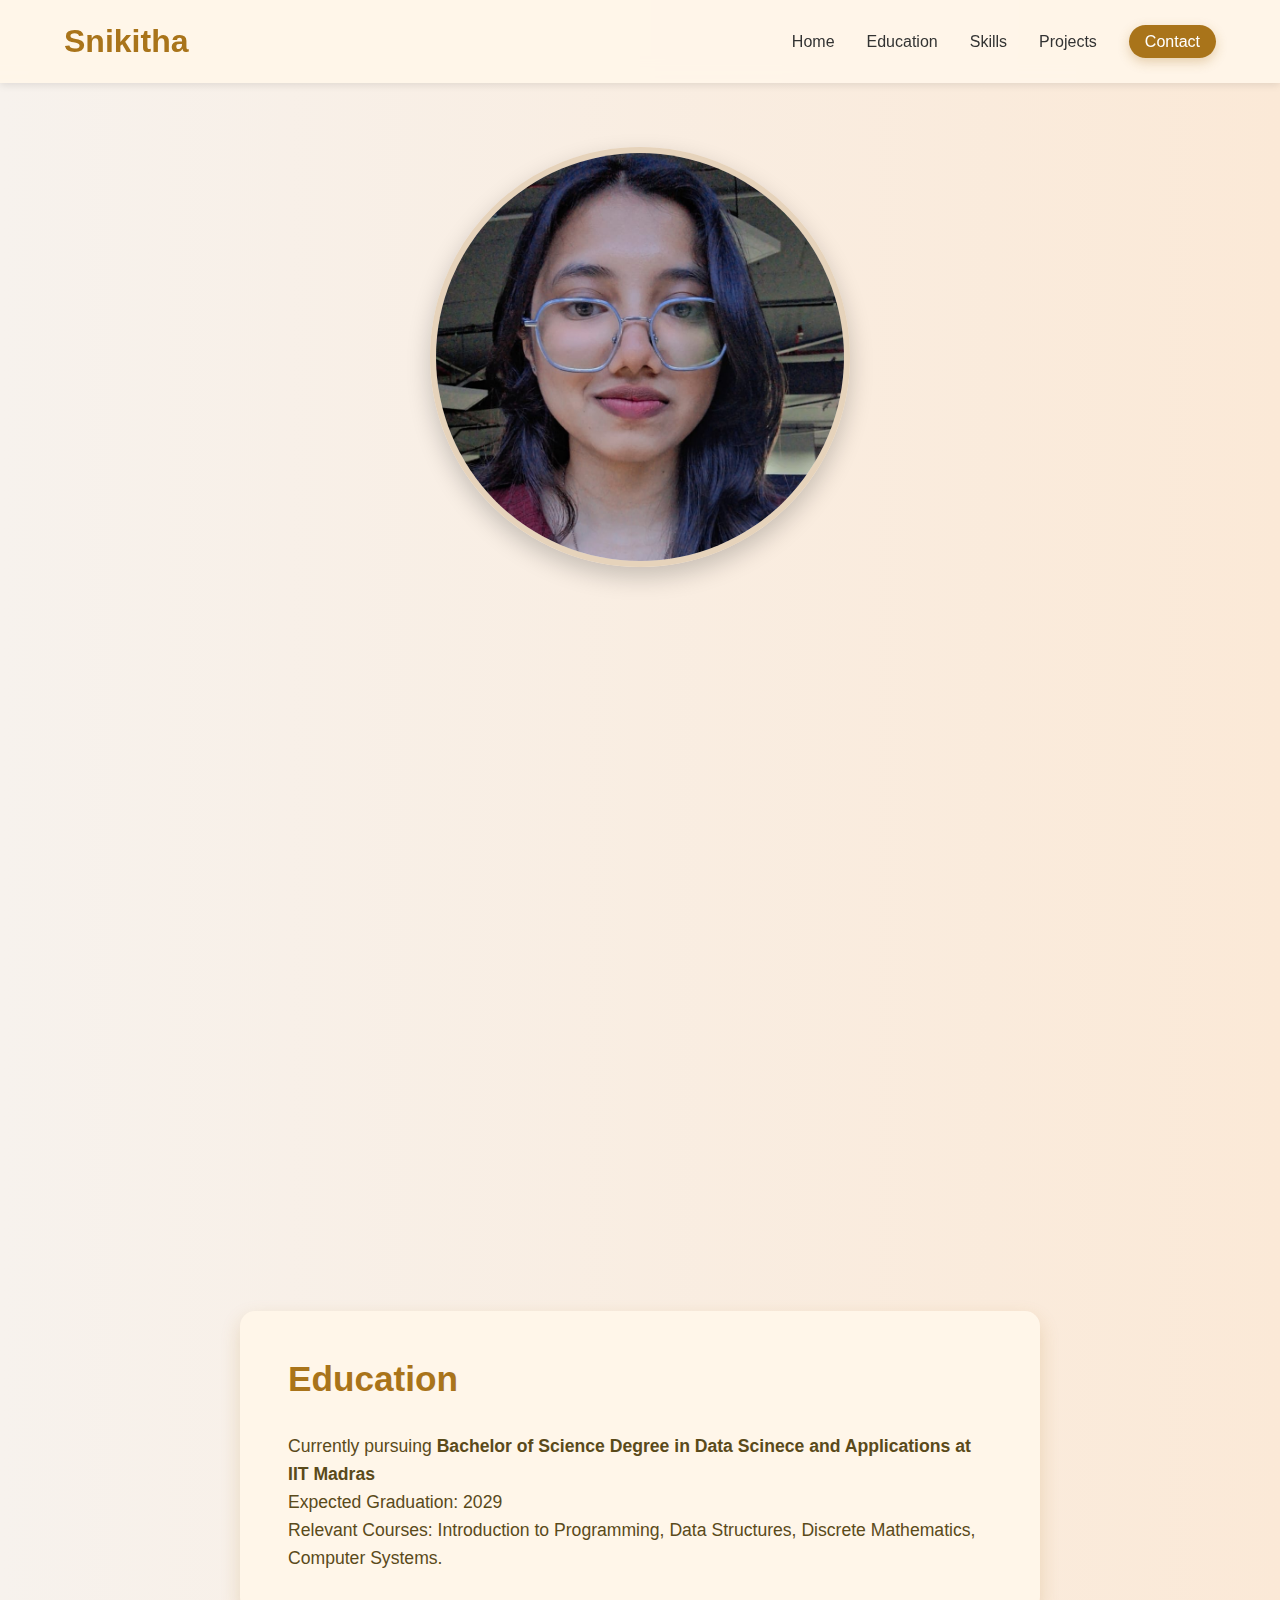
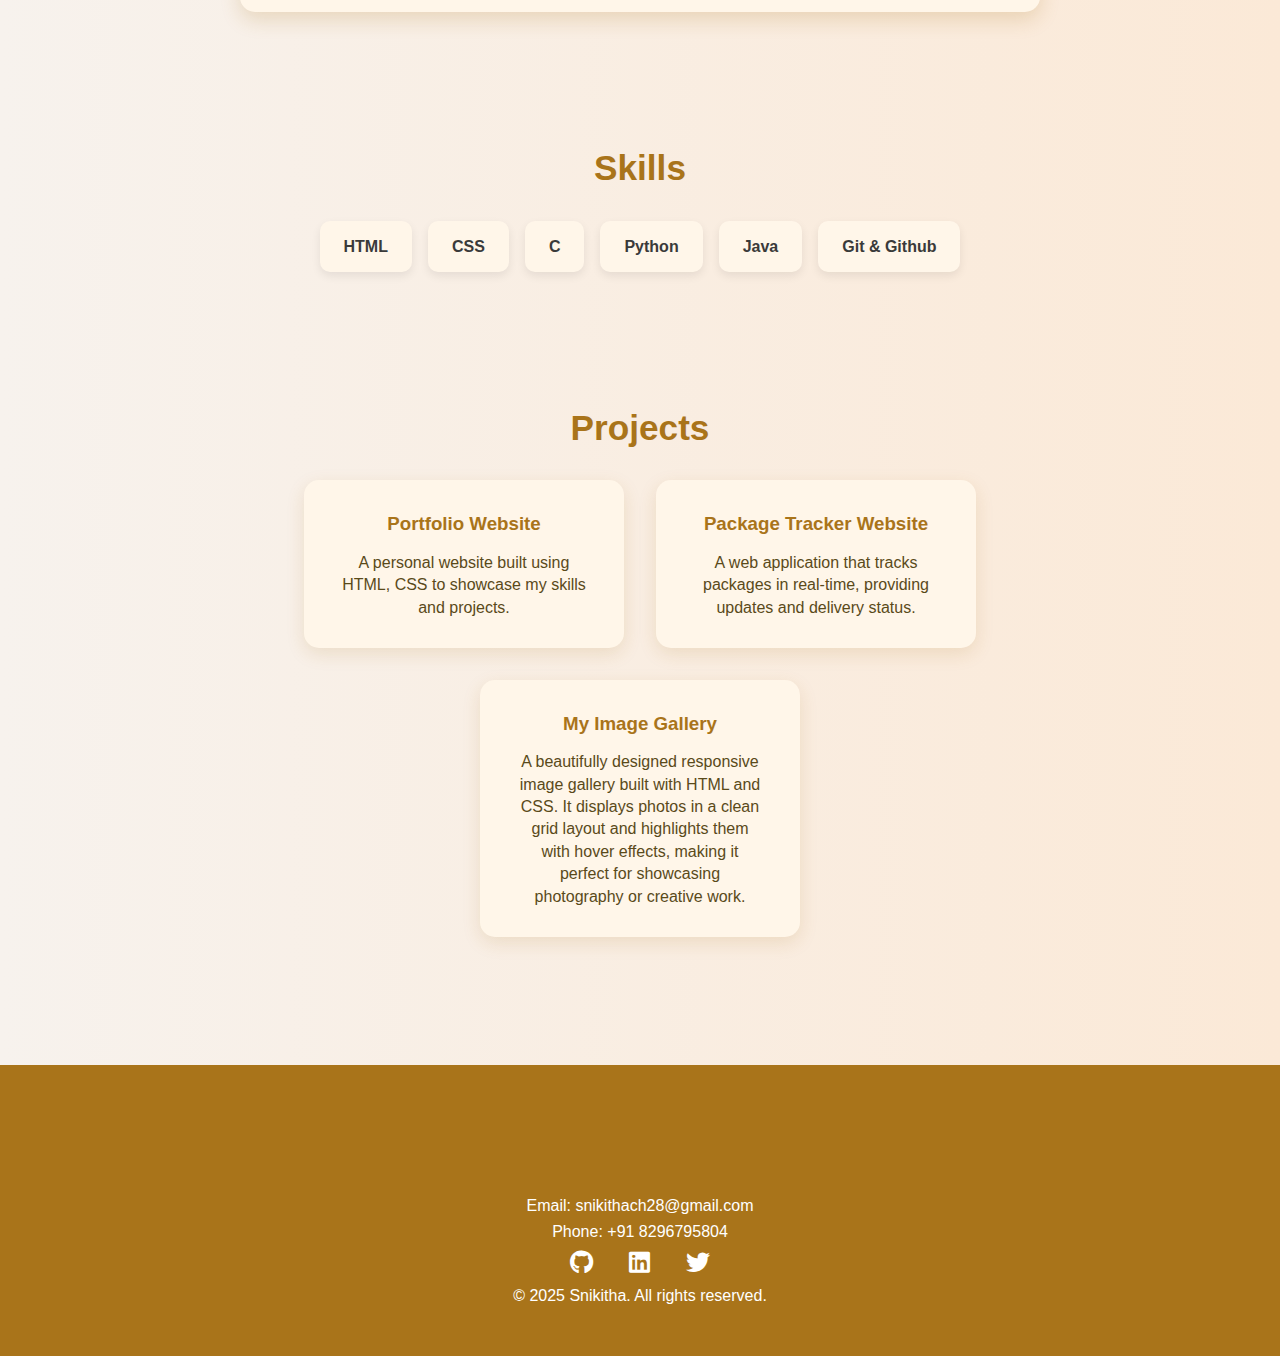
<file: index.html>
<!DOCTYPE html>
<html lang="en">

<head>
    <meta charset="UTF-8" />
    <meta name="viewport" content="width=device-width, initial-scale=1.0" />
    <title>Snikitha Portfolio</title>
    <link rel="stylesheet" href="styles.css" />
    <link rel="stylesheet" href="https://cdnjs.cloudflare.com/ajax/libs/font-awesome/6.4.0/css/all.min.css" />
    <style>
        html {
            scroll-behavior: smooth;
        }
    </style>
</head>

<body>
    <!-- Navigation -->
    <nav class="navbar">
        <div class="logo">Snikitha</div>

        <ul class="nav-links">
            <li><a href="#home">Home</a></li>
            <li><a href="#education">Education</a></li>
            <li><a href="#skills">Skills</a></li>
            <li><a href="#projects">Projects</a></li>
            <li><a href="#contact" class="btn">Contact</a></li>
        </ul>
    </nav>


    <!-- Main Section -->
    <section class="hero" id="home">
        <div class="hero-image">
            <img src="profile.jpeg" alt="Profile Photo" />
        </div>
        <div class="hero-content">
            <h1>
                Hey I'm <span class="highlight">Snikitha</span>
            </h1>
            <h2>
                I'm a <span class="highlight">Developer</span>
            </h2>
            <p>
                Passionate about learning software development, solving problems, and building cool projects.
            </p>
            <div class="social-icons">
                <a href="https://github.com/chsnikitha08" target="_blank"><i class="fab fa-github"></i></a>
                <a href="https://www.instagram.com/chs._08" target="_blank"><i class="fab fa-instagram"></i></a>
                <a href="https://www.linkedin.com/in/Snikitha-chittineni-6a36a2364/" target="_blank"><i
                        class="fab fa-linkedin"></i></a>
                <a href="https://twitter.com/@Snikitha19" target="_blank"><i class="fab fa-twitter"></i></a>
            </div>
            <br>
            <a href="#" class="letsconnect-btn">Let's Connect</a>
        </div>
    </section>

    <!-- Education Section -->
    <section class="education" id="education">
        <h2>Education</h2>
        <p>
            Currently pursuing <strong>Bachelor of Science Degree in Data Scinece and Applications at IIT
                Madras</strong> <br />
            Expected Graduation: 2029<br />
            Relevant Courses: Introduction to Programming, Data Structures, Discrete Mathematics, Computer Systems.
        </p>
    </section>

    <!-- Skills Section -->
    <section class="skills" id="skills">
        <h2>Skills</h2>
        <div class="skill-list">
            <div class="skill">HTML</div>
            <div class="skill">CSS</div>
            <div class="skill">C</div>
            <div class="skill">Python</div>
            <div class="skill">Java</div>
            <div class="skill">Git & Github</div>
        </div>
    </section>

    <!-- Projects Section -->
    <section class="projects" id="projects">
        <h2>Projects</h2>
        <div class="project-list">
            <div class="project">
                <a href="profile.html" target="_blank">
                    <h3>Portfolio Website</h3>
                    <p>
                        A personal website built using HTML, CSS to showcase my skills and projects.
                    </p>
                </a>
            </div>
            <div class="project">
                <a href="pt.html" target="_blank">
                    <h3>Package Tracker Website</h3>
                    <p>
                        A web application that tracks packages in real-time, providing updates and delivery status.
                    </p>
                </a>
            </div>
            <div class="project">
                <a href="gallery.html" target="_blank">
                    <h3>My Image Gallery</h3>
                    <p>
                        A beautifully designed responsive image gallery built with HTML and CSS.
                        It displays photos in a clean grid layout and highlights them with hover effects,
                        making it perfect for showcasing photography or creative work.
                    </p>
                </a>
            </div>
        </div>
    </section>

    <!-- Footer Section -->
    <footer class="footer" id="contact">
        <h2>Contact Me</h2>
        <p>Email: snikithach28@gmail.com</p>
        <p>Phone: +91 8296795804</p>
        <div class="footer-social">
            <a href="https://github.com/chsnikitha08"><i class="fab fa-github"></i></a>
            <a href="https://www.linkedin.com/in/Snikitha-chittineni-6a36a2364/"><i class="fab fa-linkedin"></i></a>
            <a href="https://twitter.com/@Snikitha19"><i class="fab fa-twitter"></i></a>
        </div>
        <p class="copyright">© 2025 Snikitha. All rights reserved.</p>
    </footer>
</body>

</html>
</file>
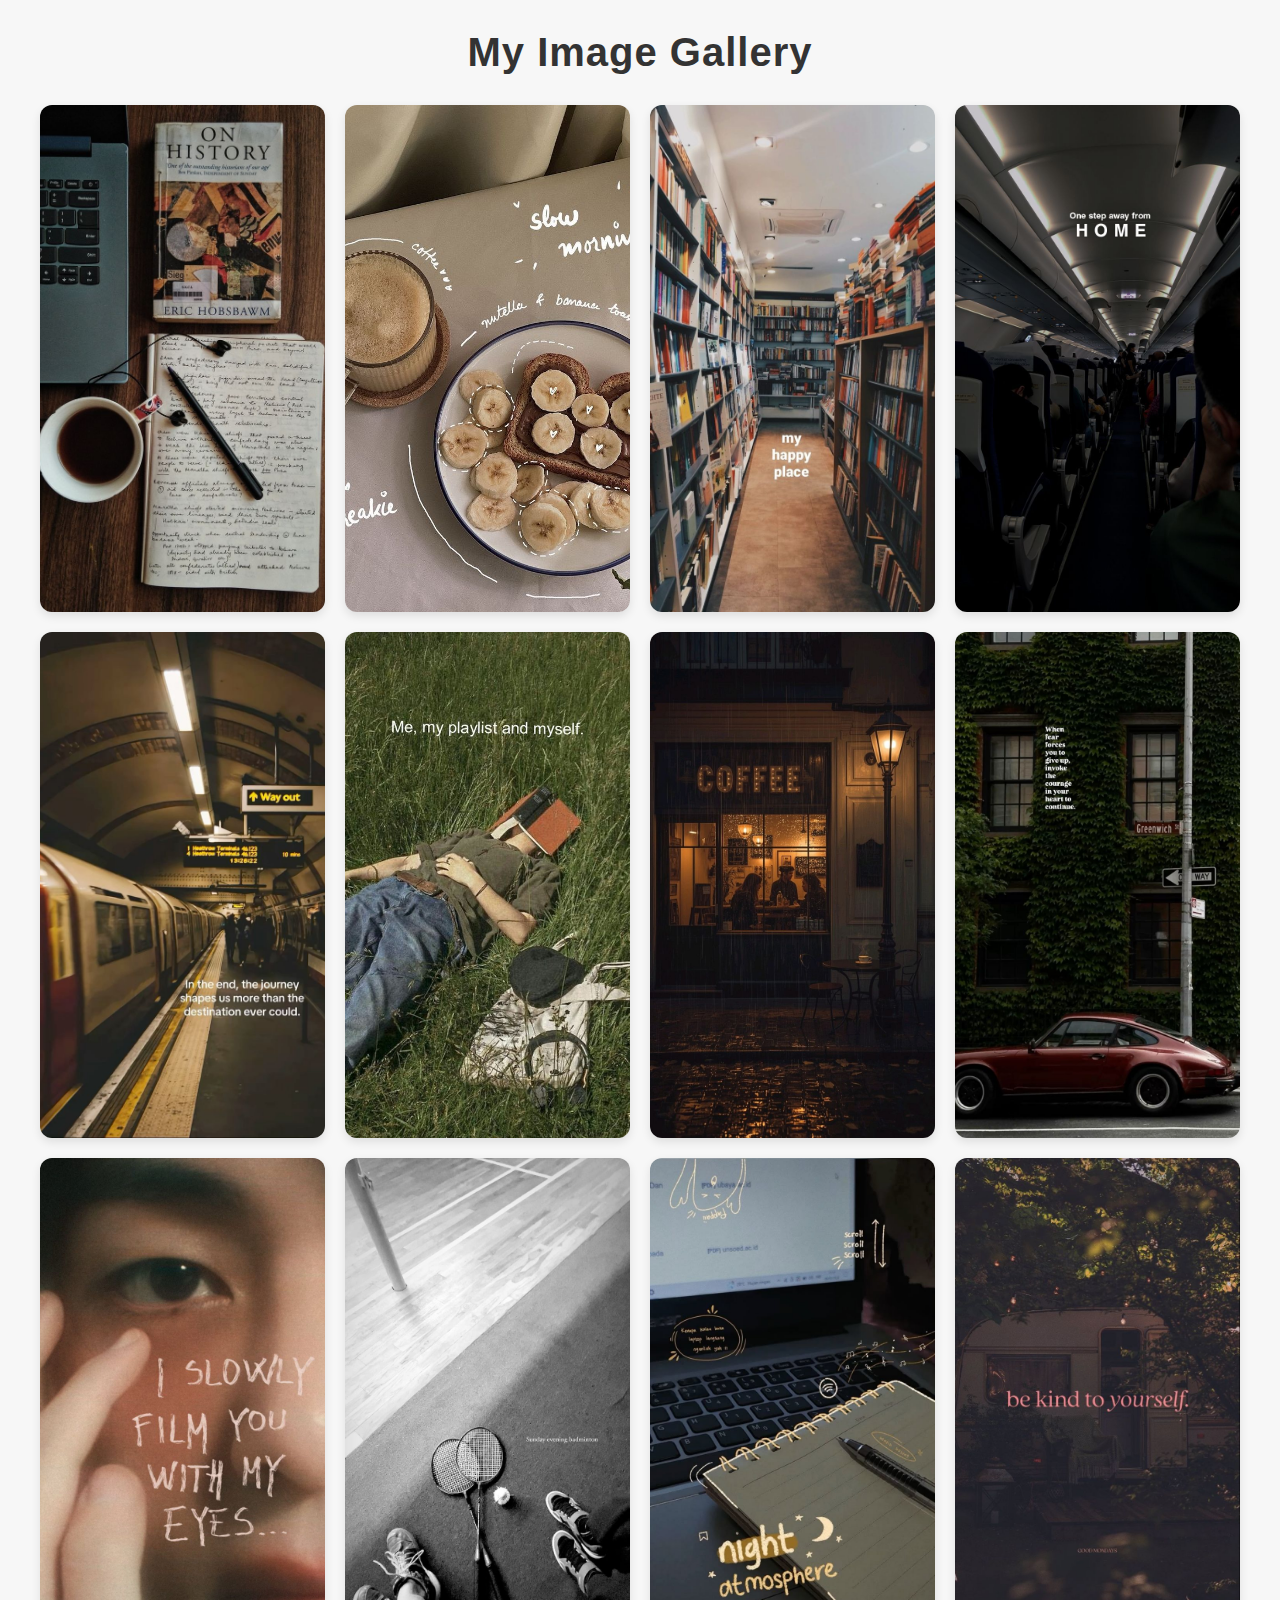
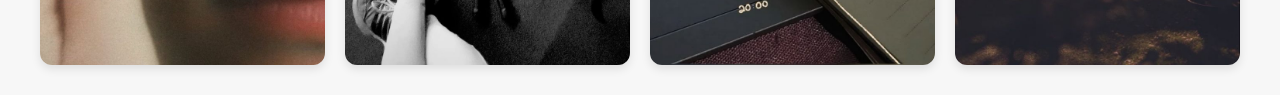
<file: gallery.html>
<!DOCTYPE html>
<html lang="en">
<head>
  <meta charset="UTF-8" />
  <meta name="viewport" content="width=device-width, initial-scale=1.0" />
  <title>Image Gallery</title>
  <link rel="stylesheet" href="gallery.css" />
</head>
<body>
  <h1 class="title">My Image Gallery</h1>

  <div class="gallery">
    <div class="gallery-item">
      <img src="_ (1).jpeg" alt="Gallery Image 1">
    </div>
    <div class="gallery-item">
      <img src="_ (2).jpeg" alt="Gallery Image 2">
    </div>
    <div class="gallery-item">
      <img src="_ (3).jpeg" alt="Gallery Image 3">
    </div>
    <div class="gallery-item">
      <img src="_ (4).jpeg" alt="Gallery Image 4">
    </div>
    <div class="gallery-item">
      <img src="_ (5).jpeg" alt="Gallery Image 5">
    </div>
    <div class="gallery-item">
      <img src="_ (6).jpeg" alt="Gallery Image 6">
    </div>
    <div class="gallery-item">
      <img src="_ (7).jpeg" alt="Gallery Image 6">
    </div>
    <div class="gallery-item">
      <img src="_(8).jpeg" alt="Gallery Image 6">
    </div>
    <div class="gallery-item">
      <img src="_(9).jpeg" alt="Gallery Image 6">
    </div>
    <div class="gallery-item">
      <img src="_(10).jpeg" alt="Gallery Image 6">
    </div>
    <div class="gallery-item">
      <img src="_(11).jpeg" alt="Gallery Image 6">
    </div>
    <div class="gallery-item">
      <img src="_(12).jpeg" alt="Gallery Image 6">
    </div>
  </div>
</body>
</html>
</file>
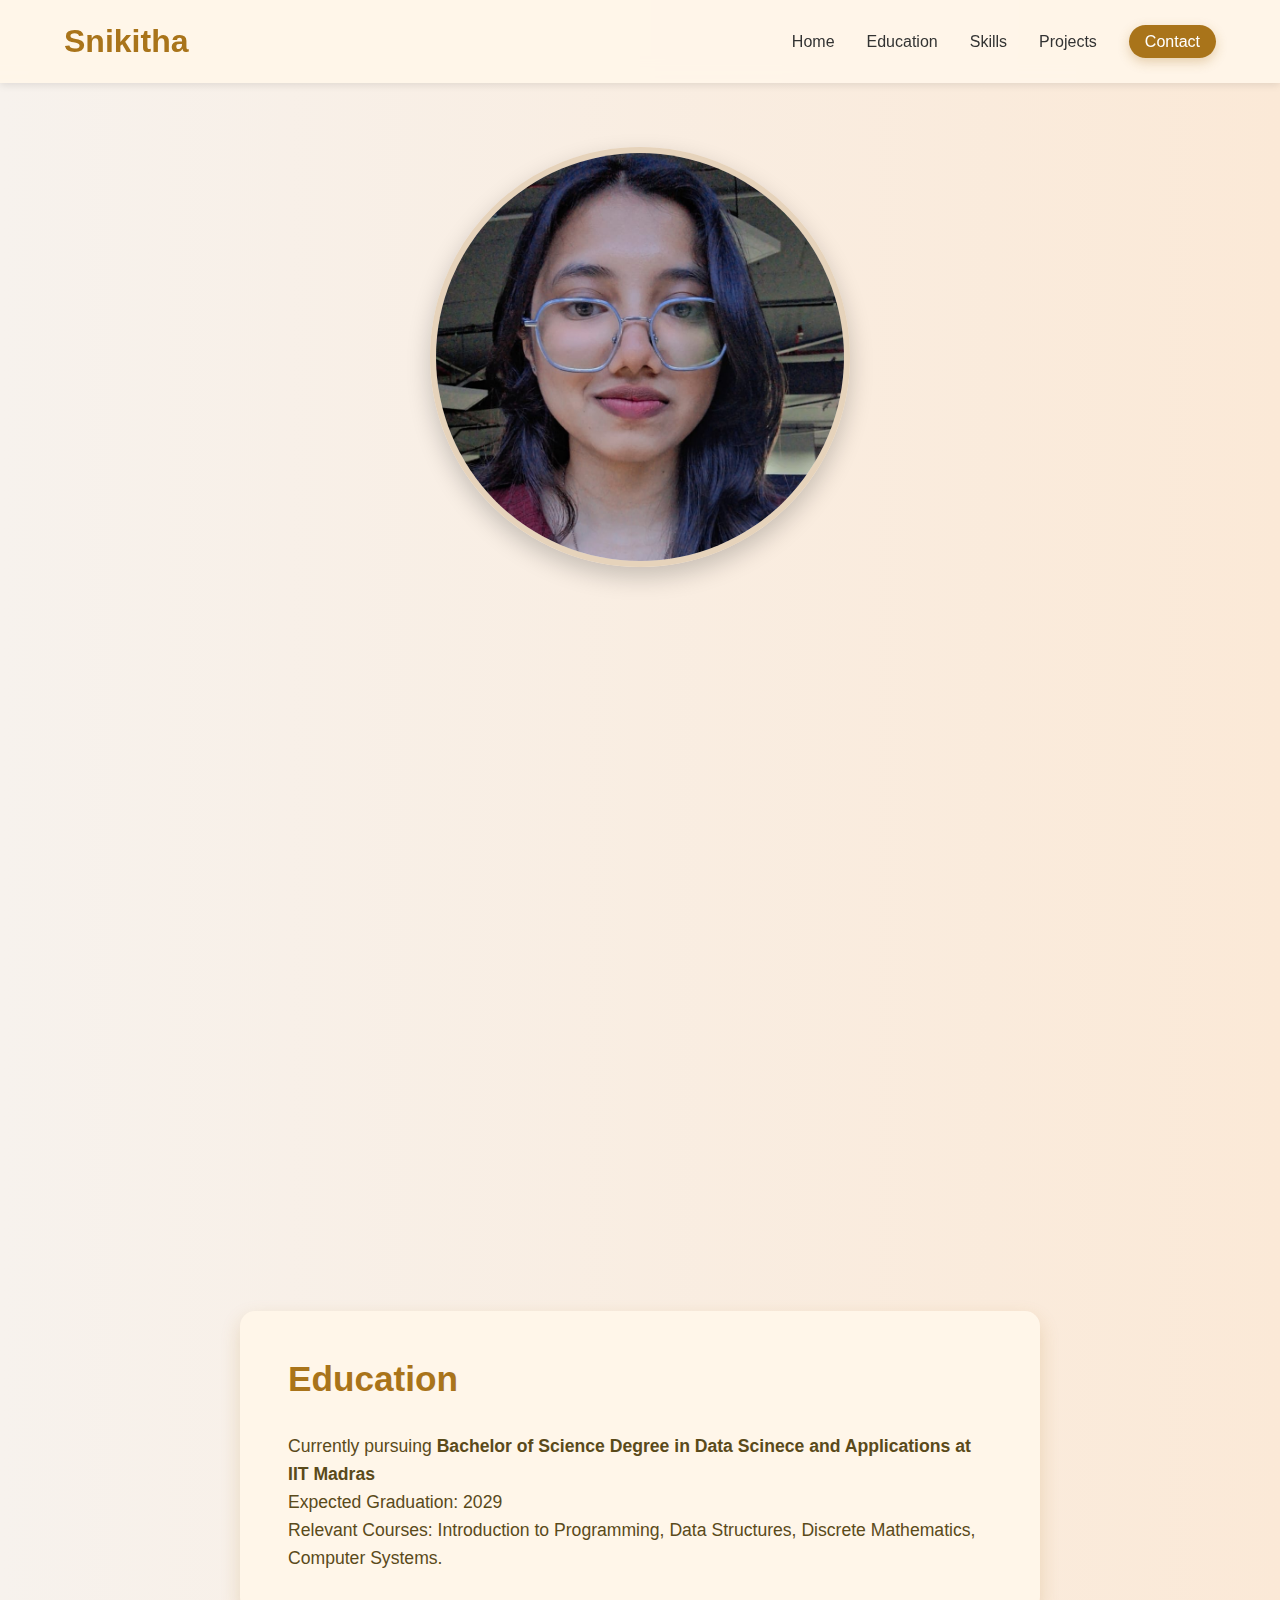
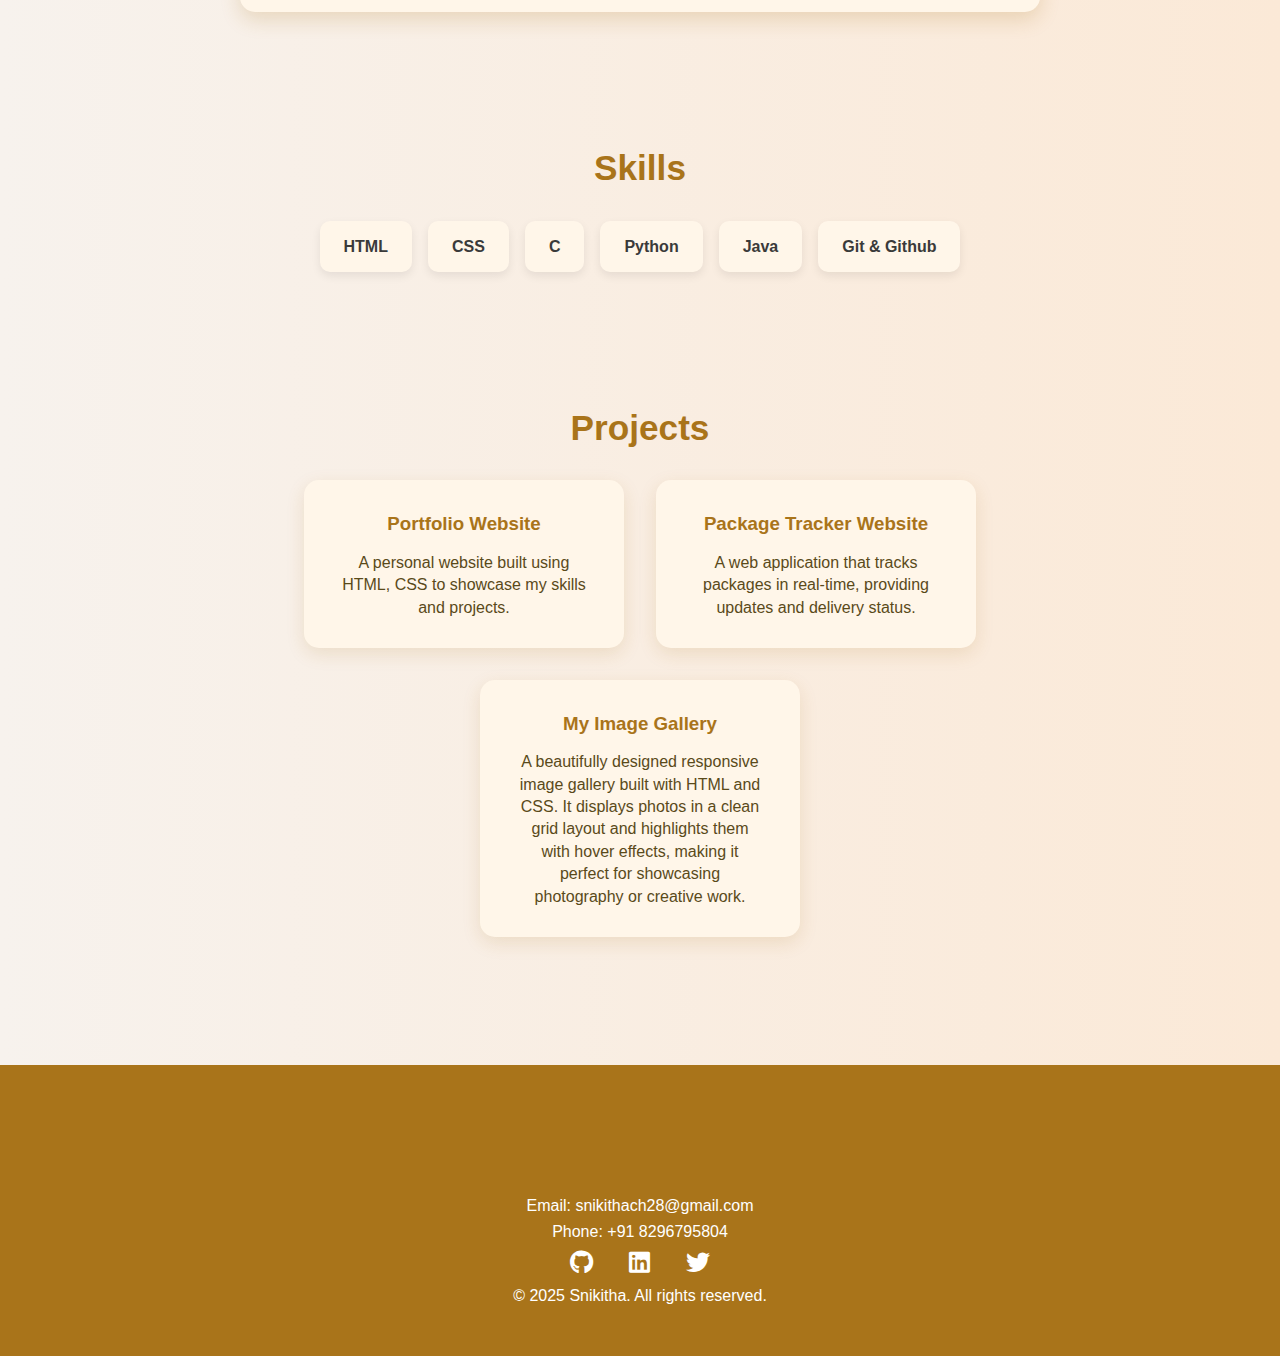
<file: new1.html>
<!DOCTYPE html>
<html lang="en">
<head>
  <meta charset="UTF-8" />
  <meta name="viewport" content="width=device-width, initial-scale=1.0" />
  <title>Snikitha Portfolio</title>
  <link rel="stylesheet" href="new1.css" />
  <link rel="stylesheet" href="https://cdnjs.cloudflare.com/ajax/libs/font-awesome/6.4.0/css/all.min.css" />
  <style>
    html {
      scroll-behavior: smooth;
    }
  </style>
</head>
<body>
  <!-- Navigation -->
   <nav class="navbar">
      <div class="logo">Snikitha</div>
      
      <ul class="nav-links">
        <li><a href="#home">Home</a></li>
        <li><a href="#education">Education</a></li>
        <li><a href="#skills">Skills</a></li>
        <li><a href="#projects">Projects</a></li>
        <li><a href="#contact" class="btn">Contact</a></li>
      </ul>
    </nav>
  

  <!-- Main Section -->
  <section class="hero" id="home">
    <div class="hero-image">
      <img src="new.jpeg" alt="Profile Photo" />
    </div>
    <div class="hero-content">
      <h1>
        Hey I'm <span class="highlight">Snikitha</span>
      </h1>
      <h2>
        I'm a <span class="highlight">Developer</span>
      </h2>
      <p>
        Passionate about learning software development, solving problems, and building cool projects.


      </p>
      <div class="social-icons">
  <a href="https://github.com/chsnikitha08" target="_blank"><i class="fab fa-github"></i></a>
  <a href="https://www.instagram.com/chs._08" target="_blank"><i class="fab fa-instagram"></i></a>
  <a href="https://www.linkedin.com/in/Snikitha-chittineni-6a36a2364/" target="_blank"><i class="fab fa-linkedin"></i></a>
  <a href="https://twitter.com/@Snikitha19" target="_blank"><i class="fab fa-twitter"></i></a>
</div>
<br>

      <a href="#" class="letsconnect-btn">Let's Connect</a>
    </div>
  </section>

  <!-- Education Section -->
  <section class="education" id="education">
    <h2>Education</h2>
    <p>
      Currently pursuing <strong>Bachelor of Science Degree in Data Scinece and Applications at IIT Madras</strong> <br />
      Expected Graduation: 2029<br />
      Relevant Courses: Introduction to Programming, Data Structures, Discrete Mathematics, Computer Systems.
    </p>
  </section>

 
<!-- Skills Section -->
<section class="skills" id="skills">
  <h2>Skills</h2>
  <div class="skill-list">
    <div class="skill">HTML</div>
    <div class="skill">CSS</div>
    <div class="skill">C</div>
    <div class="skill">Python</div>
    <div class="skill">Java</div>
    <div class="skill">Git & Github</div>
    
  </div>
</section>



  <!-- Projects Section -->
<section class="projects" id="projects">
  <h2>Projects</h2>
  <div class="project-list">
    <div class="project">
      <a href="http://127.0.0.1:5501/profile.html" target="_blank"><h3>Portfolio Website</h3>
      <p>
        A personal website built using HTML, CSS  to showcase my skills and projects.
      </p></a>
    </div>
    <div class="project">
     <a href="http://127.0.0.1:5500/pt.html" target="_blank"><h3>Package Tracker Website</h3>
      <p>
        A web application that tracks packages in real-time, providing updates and delivery status.
      </p> </a>
    </div>
    <div class="project">
    <a href="http://127.0.0.1:5500/gallery.html" target="_blank"><h3>My Image Gallery</h3>
      <p>
        A beautifully designed responsive image gallery built with HTML and CSS. 
      It displays photos in a clean grid layout and highlights them with hover effects, 
      making it perfect for showcasing photography or creative work.
      </p></a>
    </div>
  </div>
</section>


  <!-- Footer Section -->
  <footer class="footer" id="contact">
    <h2>Contact Me</h2>
    <p>Email: snikithach28@gmail.com</p>
    <p>Phone: +91 8296795804</p>
    <div class="footer-social">
      <a href="https://github.com/chsnikitha08"><i class="fab fa-github"></i></a>
      <a href="https://www.linkedin.com/in/Snikitha-chittineni-6a36a2364/"><i class="fab fa-linkedin"></i></a>
      <a href="https://twitter.com/@Snikitha19"><i class="fab fa-twitter"></i></a>
    </div>
    <p class="copyright">© 2025 Snikitha. All rights reserved.</p>
  </footer>
</body>
</html>
</file>
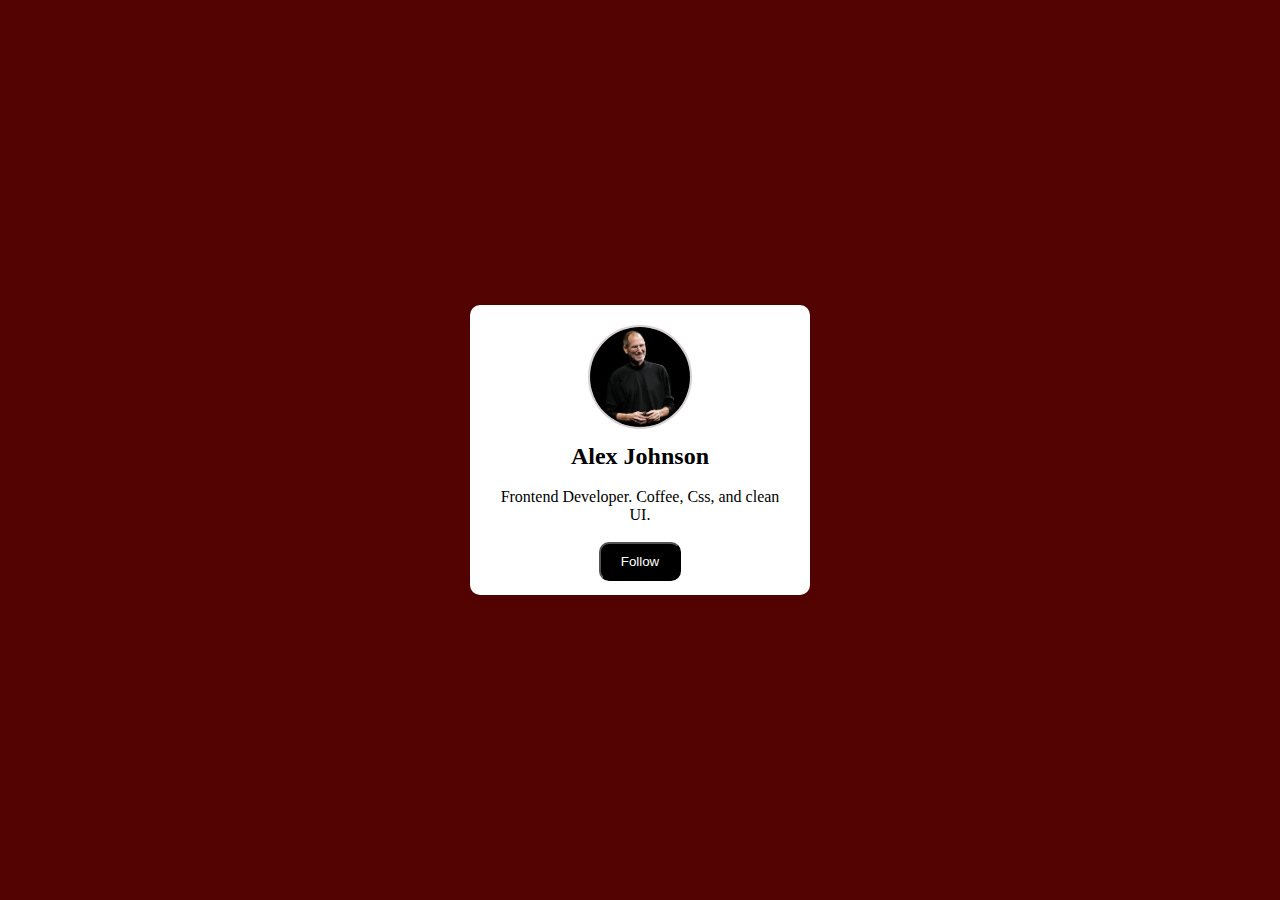
<file: profile.html>
<!DOCTYPE html>
<html lang="en">
<head>
    <meta charset="UTF-8">
    <meta name="viewport" content="width=device-width, initial-scale=1.0">
    <title>Document</title>
    <link rel="stylesheet" href="./profile.css">
</head>
<body>
    <div class="container">
        <div class="profile-card">
            <img src="download (1).jpeg" alt="Profile Picture" class="profile-image">
            <h2 class="profile-name">Alex Johnson</h2>
            <br>
            <p class="profile-bio">Frontend Developer. Coffee, Css, and clean UI.</p>
            <br>
            <button class="follow-button">Follow</button>

            </div>
        </div>
    </div>
    
</body>
</html>
</file>
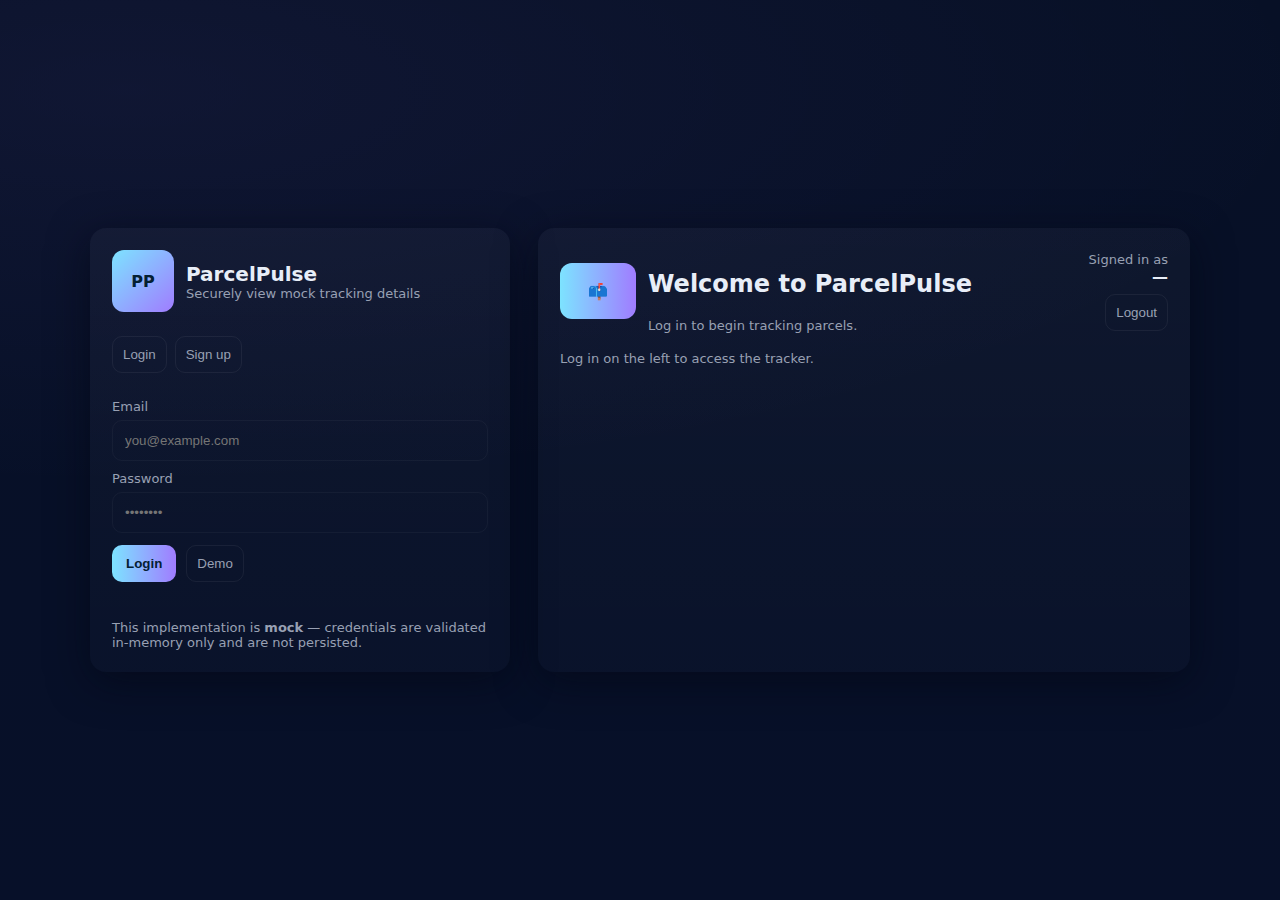
<file: pt.html>
<!--
Package Tracker — Single-file HTML (HTML + CSS + JS)
Updated: Adds mock Login/Signup (name, email, password, confirm password) and
keeps tracking details hidden until: 1) user logs in (mock) and 2) enters an ID and clicks Track.

Behavior:
- Signup & Login are fully mocked (no server, no localStorage persistence).
- After successful login, user sees the tracker input. The status card & timeline
  remain hidden until a Track action returns results from the mock API.
- You can replace your previous file with this one (save as tracker.html).

Instructions: Save as `tracker.html` and open in a browser. No server required.
-->
<!doctype html>
<html lang="en">
<head>
  <meta charset="utf-8" />
  <meta name="viewport" content="width=device-width,initial-scale=1" />
  <title>ParcelPulse — Package Tracker (Auth + Mock)</title>
  <meta name="description" content="ParcelPulse mock package tracker with timeline and mock API and login/signup" />
  <style>
    :root{
      --bg1: #071026;
      --bg2: #071029;
      --accent: #7de3ff;
      --accent2: #a07cff;
      --muted: #98a0b3;
      --success: #39d98a;
      --danger: #ff6b6b;
      --card-radius: 12px;
      font-family: Inter, system-ui, -apple-system, "Segoe UI", Roboto, "Helvetica Neue", Arial;
    }
    *{box-sizing:border-box}
    html,body{height:100%}
    body{
      margin:0;padding:28px;background: radial-gradient(1200px 400px at 10% 10%, rgba(160,124,255,0.06), transparent),
             linear-gradient(180deg,var(--bg1),var(--bg2));color:#e8eef8;-webkit-font-smoothing:antialiased;display:flex;align-items:center;justify-content:center;
    }

    .container{width:100%;max-width:1100px;display:grid;grid-template-columns:420px 1fr;gap:28px}
    .panel{background:linear-gradient(180deg, rgba(255,255,255,0.03), rgba(255,255,255,0.01));padding:22px;border-radius:16px;box-shadow:0 10px 40px rgba(3,6,20,0.6)}

    /* Auth styles */
    .auth{display:flex;flex-direction:column;gap:12px}
    .logo{width:62px;height:62px;border-radius:12px;background:linear-gradient(135deg,var(--accent),var(--accent2));display:flex;align-items:center;justify-content:center;color:#042033;font-weight:800}
    .auth h2{margin:0;font-size:20px}
    .auth .muted{color:var(--muted);font-size:13px}

    label{font-size:13px;color:var(--muted);display:block;margin-bottom:6px}
    input[type='email'], input[type='password'], input[type='text']{width:100%;padding:12px;border-radius:10px;border:1px solid rgba(255,255,255,0.04);background:transparent;color:inherit}
    .row{display:flex;gap:10px}
    .btn{background:linear-gradient(90deg,var(--accent),var(--accent2));border:none;padding:10px 14px;border-radius:10px;color:#042033;font-weight:700;cursor:pointer}
    .ghost{background:transparent;border:1px solid rgba(255,255,255,0.06);padding:10px;border-radius:10px;color:var(--muted);cursor:pointer}

    .links{display:flex;gap:10px;font-size:13px}

    /* Tracker styles (right column) */
    .hero{display:flex;justify-content:space-between;align-items:center;gap:18px}
    .parcel-illus{width:76px;height:56px;border-radius:12px;background:linear-gradient(90deg,var(--accent),var(--accent2));display:flex;align-items:center;justify-content:center;color:#042033;font-weight:800}

    .search{display:flex;gap:10px;margin-top:12px}
    .search input{flex:1;padding:12px;border-radius:12px;border:1px solid rgba(255,255,255,0.04);background:transparent}

    .status-card{margin-top:18px;padding:16px;border-radius:12px;background:linear-gradient(180deg, rgba(255,255,255,0.02), rgba(255,255,255,0.01));border:1px solid rgba(255,255,255,0.03)}
    .status-top{display:flex;align-items:center;justify-content:space-between}
    .status-badge{padding:8px 12px;border-radius:12px;font-weight:700}
    .status-badge.shipped{color:var(--accent)}
    .status-badge.intransit{color:var(--accent2)}
    .status-badge.delivered{color:var(--success)}
    .progress{position:relative;height:10px;border-radius:999px;background:linear-gradient(90deg, rgba(255,255,255,0.03), rgba(255,255,255,0.02));overflow:hidden;margin-top:12px}
    .progress > i{position:absolute;left:0;top:0;height:100%;display:block;border-radius:999px;background:linear-gradient(90deg,var(--accent),var(--accent2));width:0%;transition:width 700ms ease}
    .meta-list{display:grid;grid-template-columns:1fr 1fr;gap:10px;margin-top:12px;color:var(--muted)}

    .timeline{margin-top:14px;padding:18px;border-radius:12px;background:linear-gradient(180deg, rgba(255,255,255,0.01), transparent);border:1px solid rgba(255,255,255,0.03)}
    .events{display:flex;flex-direction:column;gap:12px}
    .event{display:grid;grid-template-columns:48px 1fr;gap:12px;align-items:start}
    .dot{width:44px;height:44px;border-radius:12px;display:flex;align-items:center;justify-content:center;background:rgba(255,255,255,0.02)}

    .empty{padding:18px;border-radius:10px;border:1px dashed rgba(255,255,255,0.03);color:var(--muted);text-align:center}

    .small{font-size:13px;color:var(--muted)}

    /* hide sections */
    .hidden{display:none}

    /* responsive */
    @media (max-width:980px){.container{grid-template-columns:1fr}.panel{order:2}.right{order:1}}

  </style>
</head>
<body>
  <main class="container" role="main">

    <!-- LEFT: Auth panel -->
    <section class="panel" aria-label="Authentication">
      <div class="auth" id="authArea">
        <div style="display:flex;gap:12px;align-items:center">
          <div class="logo">PP</div>
          <div>
            <h2>ParcelPulse</h2>
            <div class="small">Securely view mock tracking details</div>
          </div>
        </div>

        <!-- Tabs -->
        <div style="display:flex;gap:8px;margin-top:12px">
          <button id="tabLogin" class="ghost">Login</button>
          <button id="tabSignup" class="ghost">Sign up</button>
        </div>

        <!-- Login Form -->
        <form id="loginForm" class="auth-form" style="margin-top:14px">
          <div>
            <label for="loginEmail">Email</label>
            <input id="loginEmail" type="email" required placeholder="you@example.com" />
          </div>
          <div style="margin-top:10px">
            <label for="loginPassword">Password</label>
            <input id="loginPassword" type="password" required placeholder="••••••••" />
          </div>
          <div style="display:flex;gap:10px;margin-top:12px">
            <button type="button" id="doLogin" class="btn">Login</button>
            <button type="button" id="demoLogin" class="ghost">Demo</button>
          </div>
          <div id="loginMsg" class="small" style="margin-top:8px"></div>
        </form>

        <!-- Signup Form -->
        <form id="signupForm" class="auth-form hidden" style="margin-top:14px">
          <div>
            <label for="signupName">Full name</label>
            <input id="signupName" type="text" required placeholder="Your name" />
          </div>
          <div style="margin-top:10px">
            <label for="signupEmail">Email</label>
            <input id="signupEmail" type="email" required placeholder="you@example.com" />
          </div>
          <div style="margin-top:10px">
            <label for="signupPassword">Password</label>
            <input id="signupPassword" type="password" required placeholder="Choose a password" />
          </div>
          <div style="margin-top:10px">
            <label for="signupConfirm">Confirm password</label>
            <input id="signupConfirm" type="password" required placeholder="Re-type password" />
          </div>
          <div style="display:flex;gap:10px;margin-top:12px">
            <button type="button" id="doSignup" class="btn">Create account</button>
            <button type="button" id="toLogin" class="ghost">Back to login</button>
          </div>
          <div id="signupMsg" class="small" style="margin-top:8px"></div>
        </form>

        <div style="margin-top:18px;font-size:13px;color:var(--muted)">This implementation is <strong>mock</strong> — credentials are validated in-memory only and are not persisted.
        </div>
      </div>

    </section>

    <!-- RIGHT: Tracker (hidden until login) -->
    <section class="panel right" id="trackerPanel">
      <div class="hero">
        <div style="display:flex;gap:12px;align-items:center">
          <div class="parcel-illus">📫</div>
          <div>
            <h2 id="heroTitle">Welcome to ParcelPulse</h2>
            <div id="heroSub" class="small">Log in to begin tracking parcels.</div>
          </div>
        </div>
        <div style="text-align:right">
          <div class="small">Signed in as</div>
          <div id="userEmail" style="font-weight:800">—</div>
          <div style="margin-top:8px"><button id="logoutBtn" class="ghost">Logout</button></div>
        </div>
      </div>

      <!-- Search only visible after login; details remain hidden until Track returns data -->
      <div id="trackerArea" class="hidden">
        <div class="search" style="margin-top:14px">
          <input id="tracking-input" type="text" placeholder="Enter tracking ID (e.g. PP-1029-AX)" aria-label="Tracking ID" />
          <button id="track-btn" class="btn">Track</button>
        </div>
        <div class="small" style="margin-top:8px;color:var(--muted)">Try: <code>PP-1029-AX</code> or <code>PP-777-DEL</code> — or any text for a mocked response.</div>

        <!-- Hidden until a successful Track -->
        <div id="results" class="hidden">
          <div id="statusCard" class="status-card">
            <div class="status-top">
              <div style="display:flex;gap:12px;align-items:center">
                <div style="width:56px;height:56px;border-radius:10px;background:linear-gradient(135deg,#0b2430,#072033);display:flex;align-items:center;justify-content:center;">📦</div>
                <div>
                  <div id="statusTitle" style="font-weight:800">—</div>
                  <div id="statusSubtitle" style="font-size:13px;color:var(--muted);margin-top:4px">—</div>
                </div>
              </div>
              <div id="statusBadge" class="status-badge shipped">—</div>
            </div>

            <div class="progress" aria-hidden="false" title="progress">
              <i id="progressBar"></i>
            </div>

            <div class="meta-list" id="metaList">
              <div>Tracking ID: <strong id="metaId">—</strong></div>
              <div>Last seen: <strong id="metaLast">—</strong></div>
              <div>Location: <strong id="metaLoc">—</strong></div>
              <div>Est. Delivery: <strong id="metaEta">—</strong></div>
            </div>
          </div>

          <div class="timeline">
            <h3 style="margin:0 0 10px 0">Tracking Timeline</h3>
            <div id="events" class="events empty">No events yet</div>
          </div>
        </div>
      </div>

      <!-- Shown when not logged in: a subtle prompt -->
      <div id="notLogged" style="margin-top:18px" class="small">Log in on the left to access the tracker.</div>

    </section>

  </main>

  <script>
    /* -----------------------------
       Mock auth (in-memory)
       ----------------------------- */
    const users = [
      // demo user
      {name:'Demo User', email:'demo@parcelpulse.test', password:'demo123'}
    ];
    let currentUser = null; // stays null across refresh (mock)

    // DOM refs for auth
    const tabLogin = document.getElementById('tabLogin');
    const tabSignup = document.getElementById('tabSignup');
    const loginForm = document.getElementById('loginForm');
    const signupForm = document.getElementById('signupForm');
    const doLogin = document.getElementById('doLogin');
    const demoLogin = document.getElementById('demoLogin');
    const doSignup = document.getElementById('doSignup');
    const toLogin = document.getElementById('toLogin');
    const loginMsg = document.getElementById('loginMsg');
    const signupMsg = document.getElementById('signupMsg');

    // tracking panel refs
    const trackerPanel = document.getElementById('trackerPanel');
    const trackerArea = document.getElementById('trackerArea');
    const results = document.getElementById('results');
    const notLogged = document.getElementById('notLogged');
    const userEmail = document.getElementById('userEmail');
    const logoutBtn = document.getElementById('logoutBtn');

    // Basic tab actions
    tabLogin.addEventListener('click', ()=>{ loginForm.classList.remove('hidden'); signupForm.classList.add('hidden'); loginMsg.textContent=''; signupMsg.textContent=''; });
    tabSignup.addEventListener('click', ()=>{ signupForm.classList.remove('hidden'); loginForm.classList.add('hidden'); loginMsg.textContent=''; signupMsg.textContent=''; });
    toLogin.addEventListener('click', ()=>{ signupForm.classList.add('hidden'); loginForm.classList.remove('hidden'); });

    // utility: simple email regex
    function validEmail(e){ return /^[^\s@]+@[^\s@]+\.[^\s@]+$/.test(e); }

    // Signup (mock)
    doSignup.addEventListener('click', ()=>{
      const name = document.getElementById('signupName').value.trim();
      const email = document.getElementById('signupEmail').value.trim().toLowerCase();
      const pw = document.getElementById('signupPassword').value;
      const cpw = document.getElementById('signupConfirm').value;
      signupMsg.style.color = '';
      if(!name || !email || !pw || !cpw){ signupMsg.textContent = 'Please fill all fields.'; signupMsg.style.color='var(--danger)'; return; }
      if(!validEmail(email)){ signupMsg.textContent = 'Please enter a valid email.'; signupMsg.style.color='var(--danger)'; return; }
      if(pw.length < 5){ signupMsg.textContent = 'Password should be at least 5 characters.'; signupMsg.style.color='var(--danger)'; return; }
      if(pw !== cpw){ signupMsg.textContent = 'Passwords do not match.'; signupMsg.style.color='var(--danger)'; return; }
      if(users.some(u=>u.email === email)){ signupMsg.textContent = 'An account with this email already exists.'; signupMsg.style.color='var(--danger)'; return; }
      users.push({name, email, password: pw});
      signupMsg.textContent = 'Account created. You can log in now.'; signupMsg.style.color='var(--success)';
      // switch to login
      setTimeout(()=>{ signupForm.classList.add('hidden'); loginForm.classList.remove('hidden'); }, 900);
    });

    // Login (mock)
    doLogin.addEventListener('click', ()=>{
      const email = document.getElementById('loginEmail').value.trim().toLowerCase();
      const pw = document.getElementById('loginPassword').value;
      loginMsg.style.color='';
      if(!email || !pw){ loginMsg.textContent='Enter email and password.'; loginMsg.style.color='var(--danger)'; return; }
      const found = users.find(u=>u.email === email && u.password === pw);
      if(!found){ loginMsg.textContent='Invalid credentials.'; loginMsg.style.color='var(--danger)'; return; }
      // success
      currentUser = found; loginMsg.textContent = '';
      onLoginSuccess();
    });

    demoLogin.addEventListener('click', ()=>{
      // log in demo user
      currentUser = users[0];
      onLoginSuccess();
    });

    logoutBtn.addEventListener('click', ()=>{
      currentUser = null;
      // hide tracker
      trackerArea.classList.add('hidden');
      results.classList.add('hidden');
      notLogged.classList.remove('hidden');
      userEmail.textContent = '—';
      heroTitle.textContent = 'Welcome to ParcelPulse';
      heroSub.textContent = 'Log in to begin tracking parcels.';
    });

    function onLoginSuccess(){
      // show tracker area
      trackerArea.classList.remove('hidden');
      notLogged.classList.add('hidden');
      userEmail.textContent = currentUser.email;
      heroTitle.textContent = `Hello, ${currentUser.name || currentUser.email}`;
      heroSub.textContent = 'Enter a tracking ID and press Track.';
      // clear forms
      document.getElementById('loginEmail').value = '';
      document.getElementById('loginPassword').value = '';
      document.getElementById('signupName').value = '';
      document.getElementById('signupEmail').value = '';
      document.getElementById('signupPassword').value = '';
      document.getElementById('signupConfirm').value = '';
    }

    /* -----------------------------
       Mock tracking API and UI logic
       ----------------------------- */
    const MOCK_DB = {
      'PP-1029-AX': {
        id: 'PP-1029-AX', recipient: 'Asha Kapoor', eta: 'Oct 8, 2025', last_location: 'Mumbai, IN', status: 'In Transit', progress: 50,
        events: [
          {time:'2025-10-01 09:23', loc:'Pune, IN', status:'Ordered', note:'Order received by seller'},
          {time:'2025-10-02 14:50', loc:'Pune, IN', status:'Packed', note:'Package prepared'},
          {time:'2025-10-03 07:30', loc:'Mumbai, IN', status:'Shipped', note:'Shipped from origin'},
          {time:'2025-10-04 18:12', loc:'Mumbai, IN', status:'In Transit', note:'Arrived at sorting center'},
        ]
      },
      'PP-777-DEL': {
        id: 'PP-777-DEL', recipient: 'Rahul Singh', eta: 'Sep 30, 2025', last_location: 'Bengaluru, IN', status: 'Delivered', progress: 100,
        events: [
          {time:'2025-09-25 08:10', loc:'Bengaluru, IN', status:'Ordered', note:'Order confirmed'},
          {time:'2025-09-26 11:22', loc:'Bengaluru, IN', status:'Packed', note:'Ready for dispatch'},
          {time:'2025-09-27 06:40', loc:'Bengaluru, IN', status:'Shipped', note:'Handed to courier'},
          {time:'2025-09-28 12:10', loc:'Bengaluru, IN', status:'Out for Delivery', note:'Courier on the way'},
          {time:'2025-09-28 15:35', loc:'Bengaluru, IN', status:'Delivered', note:'Left with recipient'},
        ]
      }
    };

    function fetchTracking(id){
      // mock network with small delay and return data only after Track clicked
      return new Promise((resolve)=>{
        const delay = 600 + Math.random()*700;
        setTimeout(()=>{
          const key = id.trim().toUpperCase();
          if(MOCK_DB[key]){
            resolve(JSON.parse(JSON.stringify(MOCK_DB[key])));
          } else {
            // create random mock if user provided an ID
            const statuses = ['Ordered','Packed','Shipped','In Transit','Out for Delivery','Delivered'];
            const idx = Math.floor(Math.random() * (statuses.length-1));
            const now = Date.now();
            const rv = {id: key, recipient:'Valued Customer', eta: new Date(now + (2+Math.floor(Math.random()*6))*24*3600*1000).toLocaleDateString('en-GB',{year:'numeric',month:'short',day:'numeric'}), last_location:['Delhi, IN','Chennai, IN','Kolkata, IN'][Math.floor(Math.random()*3)], status: statuses[idx+1] || 'In Transit', progress: Math.min(95, 10 + (idx*18)), events: [] };
            for(let i=0;i<=idx;i++){ const t = new Date(now - (idx-i+1)*24*60*60*1000); rv.events.push({time: t.toISOString().slice(0,16).replace('T',' '), loc: rv.last_location, status: statuses[i], note: statuses[i] + ' — mock event'}); }
            resolve(rv);
          }
        }, delay);
      });
    }

    // DOM refs for tracking UI
    const input = document.getElementById('tracking-input');
    const btn = document.getElementById('track-btn');

    const statusTitle = document.getElementById('statusTitle');
    const statusSubtitle = document.getElementById('statusSubtitle');
    const statusBadge = document.getElementById('statusBadge');
    const metaId = document.getElementById('metaId');
    const metaLast = document.getElementById('metaLast');
    const metaLoc = document.getElementById('metaLoc');
    const metaEta = document.getElementById('metaEta');
    const progressBar = document.getElementById('progressBar');
    const eventsEl = document.getElementById('events');
    const overview = document.getElementById('heroSub');

    function setStatus(data){
      // reveal results container
      results.classList.remove('hidden');

      statusTitle.textContent = data.recipient || 'Unknown recipient';
      statusSubtitle.textContent = `${data.status} — Last seen: ${data.last_location}`;
      metaId.textContent = data.id || '—';
      metaLast.textContent = data.events && data.events.length ? data.events[data.events.length-1].time : '—';
      metaLoc.textContent = data.last_location || '—';
      metaEta.textContent = data.eta || '—';
      overview.textContent = `${data.status} • ${data.last_location} • ETA ${data.eta}`;

      // progress
      progressBar.style.width = (data.progress || 0) + '%';

      // badge style
      statusBadge.className = 'status-badge';
      const s = (data.status || '').toLowerCase();
      if(s.includes('delivered')){ statusBadge.classList.add('delivered'); statusBadge.textContent = 'Delivered'; }
      else if(s.includes('in transit') || s.includes('shipped') || s.includes('out for')){ statusBadge.classList.add('intransit'); statusBadge.textContent = data.status; }
      else { statusBadge.classList.add('shipped'); statusBadge.textContent = data.status || 'Info'; }

      renderEvents(data.events || []);
    }

    function renderEvents(evts){
      if(!evts || evts.length === 0){ eventsEl.classList.add('empty'); eventsEl.innerHTML = '<div class="empty">No tracking events yet</div>'; return; }
      eventsEl.classList.remove('empty'); eventsEl.innerHTML = '';
      const sorted = evts.slice().reverse();
      sorted.forEach((e,i)=>{
        const node = document.createElement('div'); node.className='event';
        const dot = document.createElement('div'); dot.className='dot' + (i===0? ' completed':''); dot.innerHTML = i===0? '✅' : '⏺';
        const content = document.createElement('div'); const h = document.createElement('h4'); h.textContent = e.status; const p = document.createElement('p'); p.textContent = `${e.time} — ${e.loc} — ${e.note || ''}`; p.style.margin='4px 0 0 0'; p.style.color='var(--muted)'; p.style.fontSize='13px';
        content.appendChild(h); content.appendChild(p); node.appendChild(dot); node.appendChild(content); eventsEl.appendChild(node);
      });
    }

    function showLoading(id){
      // keep results hidden until fetch completes; but show brief loading states inside hero
      overview.textContent = `Looking up ${id}...`;
    }

    function showError(msg){
      results.classList.remove('hidden');
      statusTitle.textContent = 'Not found';
      statusSubtitle.textContent = msg || 'Could not find tracking info.';
      statusBadge.textContent = '—';
      progressBar.style.width = '0%';
      eventsEl.classList.add('empty'); eventsEl.innerHTML = '<div class="empty">No events available</div>';
      overview.textContent = 'No results';
    }

    async function track(){
      if(!currentUser){ alert('Please login first.'); return; }
      const id = input.value.trim();
      if(!id){ input.focus(); return; }
      // hide old results until fetch resolves
      results.classList.add('hidden');
      showLoading(id);
      try{
        const data = await fetchTracking(id);
        setStatus(data);
      }catch(e){ showError('An error occurred while fetching data.'); console.error(e); }
    }

    btn.addEventListener('click', track);
    input.addEventListener('keydown', (e)=>{ if(e.key === 'Enter') track(); });

    // Optional: preload demo credentials
    (function(){ document.getElementById('loginEmail').value = ''; })();

  </script>
</body>
</html>
</file>
<file: styles.css>
* {
  margin: 0;
  padding: 0;
  box-sizing: border-box;
}

html {
  scroll-behavior: smooth;
}

body {
  font-family: 'Segoe UI', Tahoma, Geneva, Verdana, sans-serif;
  background: linear-gradient(to right, #f7f2ed, #fbe9d7);
  color: #3a3a3a;
  line-height: 1.6;
}

/* ---------- NAVBAR ---------- */
.navbar {
  position: sticky;        
  top: 0; 
  width: 100%; 
  background-color: rgba(255, 246, 233, 0.95); 
  backdrop-filter: blur(10px); 
  z-index: 1000;
  display: flex;
  justify-content: space-between;
  align-items: center;
  padding: 1rem 5%;
  flex-wrap: wrap;
  box-shadow: 0 2px 8px rgba(0,0,0,0.1);    
}

.logo {
  font-size: clamp(1.6rem, 2.5vw, 2rem);
  font-weight: bold;
  color: #a9741a;
}

.nav-links {
  list-style: none;
  display: flex;
  flex-wrap: wrap;
  gap: 2rem;
}

.nav-links a {
  text-decoration: none;
  color: #333;
  font-weight: 500;
  transition: color 0.3s, transform 0.3s;
}

.nav-links a:hover {
  color: #a9741a;
  transform: scale(1.05);
}

.nav-links .btn {
  background-color: #a9741a;
  color: white;
  padding: 0.5rem 1rem;
  border-radius: 20px;
  transition: background 0.3s, box-shadow 0.3s, transform 0.3s;
  box-shadow: 0 4px 12px rgba(169, 116, 26, 0.3);
}

.nav-links .btn:hover {
  background-color: #8b6016;
  transform: translateY(-3px);
  box-shadow: 0 8px 20px rgba(169, 116, 26, 0.5);
}

/* ---------- HERO SECTION ---------- */
.hero {
  display: flex;
  flex-wrap: wrap;
  justify-content: center;
  align-items: center;
  padding: clamp(2rem, 5vw, 5rem) 5%;
  text-align: center;
  gap: 20rem;
}

.hero-image img {
  width: clamp(220px, 35vw, 420px);
  aspect-ratio: 1 / 1;
  object-fit: cover;
  object-position: center 20%;
  border-radius: 50%;
  border: 6px solid #e6d3bb;
  display: block;
  margin: 0 auto;
  box-shadow: 0 10px 25px rgba(0, 0, 0, 0.2);
  transition: transform 0.4s ease, box-shadow 0.4s ease;
}

.hero-image img:hover {
  transform: scale(1.05);
  box-shadow: 0 15px 35px rgba(0, 0, 0, 0.3);
}

.hero-content {
  max-width: 500px;
  text-align: left;
  opacity: 0;
  transform: translateY(30px);
  animation: fadeSlideUp 1.2s ease-out forwards;
  animation-delay: 0.3s;
}

.hero-content h1 {
  font-size: clamp(2rem, 4vw, 2.8rem);
  margin-bottom: 0.5rem;
  animation: fadeSlideUp 1.2s ease-out forwards;
  animation-delay: 0.4s;
}

.hero-content h2 {
  font-size: clamp(1.6rem, 3vw, 2.2rem);
  margin-bottom: 1rem;
  animation: fadeSlideUp 1.2s ease-out forwards;
  animation-delay: 0.6s;
}

.highlight {
  color: #a9741a;
  font-weight: bold;
}

.hero-content p {
  margin-bottom: 1.5rem;
  color: #555;
  font-size: clamp(1rem, 2vw, 1.2rem);
  animation: fadeSlideUp 1.2s ease-out forwards;
  animation-delay: 0.8s;
}

.social-icons a {
  text-decoration: none;
  font-size: 1.8rem;
  margin-right: 1rem;
  color: #555;
  transition: color 0.3s, transform 0.3s, text-shadow 0.3s;
  animation: fadeSlideUp 1.2s ease-out forwards;
  animation-delay: 1s;
}

.social-icons a:hover {
  color: #680202;
  transform: translateY(-4px) scale(1.1);
  text-shadow: 0 4px 10px rgba(169, 116, 26, 0.4);
}

.letsconnect-btn {
  display: inline-block;
  font-size: 2rem;
  font-weight: 700;
  color: #a9741a;
  text-decoration: none;
  position: relative;
  letter-spacing: 1px;
  transition: color 0.4s ease, transform 0.4s ease, text-shadow 0.4s ease;

  /* Make sure it shows up */
  opacity: 1;
  transform: translateY(0);
  animation: fadeInText 1.2s ease-out forwards;
  animation-delay: 1.4s;

  /* Base glowing effect */
  text-shadow: 
    0 0 8px rgba(169, 116, 26, 0.7),
    0 0 15px rgba(169, 116, 26, 0.6),
    0 0 25px rgba(169, 116, 26, 0.5);
  
  
  animation: fadeInText 1.2s ease-out forwards, glowPulse 2.5s infinite alternate;
}


.letsconnect-btn:hover {
  color: #680202;
  transform: translateY(-4px) scale(1.05);
  text-shadow: 
    0 0 12px rgba(157, 66, 30, 0.9),
    0 0 25px rgba(255, 184, 77, 0.8),
    0 0 40px rgba(200, 99, 48, 0.7);
}

/* Glowing underline animation */
.letsconnect-btn::after {
  content: "";
  position: absolute;
  bottom: -5px;
  left: 0;
  width: 0;
  height: 3px;
  background: linear-gradient(90deg, #6e4908, #ffb84d);
  box-shadow: 0 0 15px rgba(170, 142, 101, 0.8);
  transition: width 0.5s ease;
}

.letsconnect-btn:hover::after {
  width: 100%;
}

/*  Pulsating glow keyframes */
@keyframes glowPulse {
  0% {
    text-shadow:
      0 0 8px rgba(86, 57, 6, 0.878),
      0 0 15px rgba(169, 116, 26, 0.6),
      0 0 25px rgba(169, 116, 26, 0.5);
  }
  100% {
    text-shadow:
      0 0 15px rgba(150, 100, 24, 0.8),
      0 0 30px rgba(255, 184, 77, 0.7),
      0 0 45px rgba(255, 184, 77, 0.6);
  }
}




/* ✨ Keyframes for entry animation */
@keyframes fadeInBox {
  from {
    opacity: 0;
    transform: translateY(20px);
  }
  to {
    opacity: 1;
    transform: translateY(0);
  }
}

/* ---------- SECTIONS ---------- */
section {
  padding: clamp(2rem, 5vw, 4rem) 10%;
  text-align: center;
  scroll-margin-top: 100px; 
}

h2 {
  font-size: clamp(1.8rem, 3vw, 2.2rem);
  color: #a9741a;
  margin-bottom: 1.5rem;
}

/* ---------- EDUCATION ---------- */
.education {
  background-color: #fff6e9;
  border-radius: 15px;
  max-width: 800px;
  margin: 0 auto 4rem auto;
  padding: 2.5rem 3rem;
  box-shadow: 0 8px 20px rgba(169, 116, 26, 0.2);
  color: #5a4a1a;
  text-align: left;
  font-size: clamp(1rem, 2vw, 1.1rem);
  line-height: 1.6;
  transition: transform 0.3s, box-shadow 0.3s;
}

.education:hover {
  transform: translateY(-6px);
  box-shadow: 0 12px 30px rgba(169, 116, 26, 0.3);
}

/* ---------- SKILLS ---------- */
.skills .skill-list {
  display: flex;
  flex-wrap: wrap;
  justify-content: center;
  gap: 1rem;
}

.skills .skill {
  background: #fff6e9;
  padding: 0.8rem 1.5rem;
  border-radius: 10px;
  box-shadow: 0 4px 10px rgba(0, 0, 0, 0.08);
  font-weight: bold;
  transition: transform 0.3s, box-shadow 0.3s;
}

.skills .skill:hover {
  transform: translateY(-5px);
  box-shadow: 0 8px 20px rgba(169, 116, 26, 0.3);
}

/* ---------- PROJECTS ---------- */
.projects {
  max-width: 1100px;
  margin: 0 auto 4rem auto;
  text-align: center;
}

.project-list {
  
  display: flex;
  flex-wrap: wrap;
  justify-content: center;
  gap: 2rem;
}
.project-list a {
  text-decoration: none;
  color: inherit; 
}

.project-list a:hover {
  text-decoration: none; 
}


.project {
  text-decoration: none;
  background-color: #fff6e9;
  border-radius: 15px;
  padding: 1.8rem 2.2rem;
  box-shadow: 0 6px 18px rgba(169, 116, 26, 0.15);
  transition: transform 0.3s ease, box-shadow 0.3s ease;
  cursor: default;
  flex: 1 1 300px;
  max-width: 320px;
  
}

.project:hover {
  transform: translateY(-8px) scale(1.03);
  box-shadow: 0 14px 30px rgba(169, 116, 26, 0.35);
}

.project h3 {
  color: #a9741a;
  margin-bottom: 0.8rem;
  font-weight: 600;
}

.project p {
  color: #5a4a1a;
  font-size: 1rem;
  line-height: 1.4;
}

/* ---------- FOOTER ---------- */
.footer {
  background-color: #a9741a;
  color: white;
  padding: 3rem 10%;
  text-align: center;
}

.footer a {
  color: white;
  font-size: 1.5rem;
  margin: 0 1rem;
  transition: opacity 0.3s, transform 0.3s;
}

.footer a:hover {
  opacity: 0.7;
  transform: translateY(-3px);
}

/* ---------- ANIMATIONS ---------- */
@keyframes fadeSlideUp {
  0% {
    opacity: 0;
    transform: translateY(30px);
  }
  100% {
    opacity: 1;
    transform: translateY(0);
  }
}

/* ---------- RESPONSIVE ---------- */
@media (max-width: 992px) {
  .hero {
    flex-direction: column;
    text-align: center;
    gap: 4rem;
  }

  .hero-content {
    text-align: center;
  }

  .hero-content h1,
  .hero-content h2,
  .hero-content p {
    text-align: center;
  }
  
}

@media (max-width: 768px) {
  .navbar {
    flex-direction: column;
    gap: 1rem;
  }

  .project {
    max-width: 90%;
  }
}

@media (max-width: 480px) {
  .social-icons a {
    font-size: 1.5rem;
  }
}

#education::before,
#skills::before,
#projects::before,
#contact::before {
  content: "";
  display: block;
  height: 100px; 
  margin-top: -100px;
  visibility: hidden;
  pointer-events: none;
}


@keyframes fadeInText {
  0% {
    opacity: 0;
    transform: translateY(20px);
  }
  100% {
    opacity: 1;
    transform: translateY(0);
  }
}
</file>
<file: new1.css>
* {
  margin: 0;
  padding: 0;
  box-sizing: border-box;
}

html {
  scroll-behavior: smooth;
}

body {
  font-family: 'Segoe UI', Tahoma, Geneva, Verdana, sans-serif;
  background: linear-gradient(to right, #f7f2ed, #fbe9d7);
  color: #3a3a3a;
  line-height: 1.6;
}

/* ---------- NAVBAR ---------- */
.navbar {
  position: sticky;        
  top: 0; 
  width: 100%; 
  background-color: rgba(255, 246, 233, 0.95); 
  backdrop-filter: blur(10px); 
  z-index: 1000;
  display: flex;
  justify-content: space-between;
  align-items: center;
  padding: 1rem 5%;
  flex-wrap: wrap;
  box-shadow: 0 2px 8px rgba(0,0,0,0.1);    
}

.logo {
  font-size: clamp(1.6rem, 2.5vw, 2rem);
  font-weight: bold;
  color: #a9741a;
}

.nav-links {
  list-style: none;
  display: flex;
  flex-wrap: wrap;
  gap: 2rem;
}

.nav-links a {
  text-decoration: none;
  color: #333;
  font-weight: 500;
  transition: color 0.3s, transform 0.3s;
}

.nav-links a:hover {
  color: #a9741a;
  transform: scale(1.05);
}

.nav-links .btn {
  background-color: #a9741a;
  color: white;
  padding: 0.5rem 1rem;
  border-radius: 20px;
  transition: background 0.3s, box-shadow 0.3s, transform 0.3s;
  box-shadow: 0 4px 12px rgba(169, 116, 26, 0.3);
}

.nav-links .btn:hover {
  background-color: #8b6016;
  transform: translateY(-3px);
  box-shadow: 0 8px 20px rgba(169, 116, 26, 0.5);
}

/* ---------- HERO SECTION ---------- */
.hero {
  display: flex;
  flex-wrap: wrap;
  justify-content: center;
  align-items: center;
  padding: clamp(2rem, 5vw, 5rem) 5%;
  text-align: center;
  gap: 20rem;
}

.hero-image img {
  width: clamp(220px, 35vw, 420px);
  aspect-ratio: 1 / 1;
  object-fit: cover;
  object-position: center 20%;
  border-radius: 50%;
  border: 6px solid #e6d3bb;
  display: block;
  margin: 0 auto;
  box-shadow: 0 10px 25px rgba(0, 0, 0, 0.2);
  transition: transform 0.4s ease, box-shadow 0.4s ease;
}

.hero-image img:hover {
  transform: scale(1.05);
  box-shadow: 0 15px 35px rgba(0, 0, 0, 0.3);
}

.hero-content {
  max-width: 500px;
  text-align: left;
  opacity: 0;
  transform: translateY(30px);
  animation: fadeSlideUp 1.2s ease-out forwards;
  animation-delay: 0.3s;
}

.hero-content h1 {
  font-size: clamp(2rem, 4vw, 2.8rem);
  margin-bottom: 0.5rem;
  animation: fadeSlideUp 1.2s ease-out forwards;
  animation-delay: 0.4s;
}

.hero-content h2 {
  font-size: clamp(1.6rem, 3vw, 2.2rem);
  margin-bottom: 1rem;
  animation: fadeSlideUp 1.2s ease-out forwards;
  animation-delay: 0.6s;
}

.highlight {
  color: #a9741a;
  font-weight: bold;
}

.hero-content p {
  margin-bottom: 1.5rem;
  color: #555;
  font-size: clamp(1rem, 2vw, 1.2rem);
  animation: fadeSlideUp 1.2s ease-out forwards;
  animation-delay: 0.8s;
}

.social-icons a {
  text-decoration: none;
  font-size: 1.8rem;
  margin-right: 1rem;
  color: #555;
  transition: color 0.3s, transform 0.3s, text-shadow 0.3s;
  animation: fadeSlideUp 1.2s ease-out forwards;
  animation-delay: 1s;
}

.social-icons a:hover {
  color: #680202;
  transform: translateY(-4px) scale(1.1);
  text-shadow: 0 4px 10px rgba(169, 116, 26, 0.4);
}

.letsconnect-btn {
  display: inline-block;
  font-size: 2rem;
  font-weight: 700;
  color: #a9741a;
  text-decoration: none;
  position: relative;
  letter-spacing: 1px;
  transition: color 0.4s ease, transform 0.4s ease, text-shadow 0.4s ease;

  /* Make sure it shows up */
  opacity: 1;
  transform: translateY(0);
  animation: fadeInText 1.2s ease-out forwards;
  animation-delay: 1.4s;

  /* Base glowing effect */
  text-shadow: 
    0 0 8px rgba(169, 116, 26, 0.7),
    0 0 15px rgba(169, 116, 26, 0.6),
    0 0 25px rgba(169, 116, 26, 0.5);
  
  
  animation: fadeInText 1.2s ease-out forwards, glowPulse 2.5s infinite alternate;
}


.letsconnect-btn:hover {
  color: #680202;
  transform: translateY(-4px) scale(1.05);
  text-shadow: 
    0 0 12px rgba(157, 66, 30, 0.9),
    0 0 25px rgba(255, 184, 77, 0.8),
    0 0 40px rgba(200, 99, 48, 0.7);
}

/* Glowing underline animation */
.letsconnect-btn::after {
  content: "";
  position: absolute;
  bottom: -5px;
  left: 0;
  width: 0;
  height: 3px;
  background: linear-gradient(90deg, #6e4908, #ffb84d);
  box-shadow: 0 0 15px rgba(170, 142, 101, 0.8);
  transition: width 0.5s ease;
}

.letsconnect-btn:hover::after {
  width: 100%;
}

/*  Pulsating glow keyframes */
@keyframes glowPulse {
  0% {
    text-shadow:
      0 0 8px rgba(86, 57, 6, 0.878),
      0 0 15px rgba(169, 116, 26, 0.6),
      0 0 25px rgba(169, 116, 26, 0.5);
  }
  100% {
    text-shadow:
      0 0 15px rgba(150, 100, 24, 0.8),
      0 0 30px rgba(255, 184, 77, 0.7),
      0 0 45px rgba(255, 184, 77, 0.6);
  }
}




/* ✨ Keyframes for entry animation */
@keyframes fadeInBox {
  from {
    opacity: 0;
    transform: translateY(20px);
  }
  to {
    opacity: 1;
    transform: translateY(0);
  }
}

/* ---------- SECTIONS ---------- */
section {
  padding: clamp(2rem, 5vw, 4rem) 10%;
  text-align: center;
  scroll-margin-top: 100px; 
}

h2 {
  font-size: clamp(1.8rem, 3vw, 2.2rem);
  color: #a9741a;
  margin-bottom: 1.5rem;
}

/* ---------- EDUCATION ---------- */
.education {
  background-color: #fff6e9;
  border-radius: 15px;
  max-width: 800px;
  margin: 0 auto 4rem auto;
  padding: 2.5rem 3rem;
  box-shadow: 0 8px 20px rgba(169, 116, 26, 0.2);
  color: #5a4a1a;
  text-align: left;
  font-size: clamp(1rem, 2vw, 1.1rem);
  line-height: 1.6;
  transition: transform 0.3s, box-shadow 0.3s;
}

.education:hover {
  transform: translateY(-6px);
  box-shadow: 0 12px 30px rgba(169, 116, 26, 0.3);
}

/* ---------- SKILLS ---------- */
.skills .skill-list {
  display: flex;
  flex-wrap: wrap;
  justify-content: center;
  gap: 1rem;
}

.skills .skill {
  background: #fff6e9;
  padding: 0.8rem 1.5rem;
  border-radius: 10px;
  box-shadow: 0 4px 10px rgba(0, 0, 0, 0.08);
  font-weight: bold;
  transition: transform 0.3s, box-shadow 0.3s;
}

.skills .skill:hover {
  transform: translateY(-5px);
  box-shadow: 0 8px 20px rgba(169, 116, 26, 0.3);
}

/* ---------- PROJECTS ---------- */
.projects {
  max-width: 1100px;
  margin: 0 auto 4rem auto;
  text-align: center;
}

.project-list {
  
  display: flex;
  flex-wrap: wrap;
  justify-content: center;
  gap: 2rem;
}
.project-list a {
  text-decoration: none;
  color: inherit; 
}

.project-list a:hover {
  text-decoration: none; 
}


.project {
  text-decoration: none;
  background-color: #fff6e9;
  border-radius: 15px;
  padding: 1.8rem 2.2rem;
  box-shadow: 0 6px 18px rgba(169, 116, 26, 0.15);
  transition: transform 0.3s ease, box-shadow 0.3s ease;
  cursor: default;
  flex: 1 1 300px;
  max-width: 320px;
  
}

.project:hover {
  transform: translateY(-8px) scale(1.03);
  box-shadow: 0 14px 30px rgba(169, 116, 26, 0.35);
}

.project h3 {
  color: #a9741a;
  margin-bottom: 0.8rem;
  font-weight: 600;
}

.project p {
  color: #5a4a1a;
  font-size: 1rem;
  line-height: 1.4;
}

/* ---------- FOOTER ---------- */
.footer {
  background-color: #a9741a;
  color: white;
  padding: 3rem 10%;
  text-align: center;
}

.footer a {
  color: white;
  font-size: 1.5rem;
  margin: 0 1rem;
  transition: opacity 0.3s, transform 0.3s;
}

.footer a:hover {
  opacity: 0.7;
  transform: translateY(-3px);
}

/* ---------- ANIMATIONS ---------- */
@keyframes fadeSlideUp {
  0% {
    opacity: 0;
    transform: translateY(30px);
  }
  100% {
    opacity: 1;
    transform: translateY(0);
  }
}

/* ---------- RESPONSIVE ---------- */
@media (max-width: 992px) {
  .hero {
    flex-direction: column;
    text-align: center;
    gap: 4rem;
  }

  .hero-content {
    text-align: center;
  }

  .hero-content h1,
  .hero-content h2,
  .hero-content p {
    text-align: center;
  }
  
}

@media (max-width: 768px) {
  .navbar {
    flex-direction: column;
    gap: 1rem;
  }

  .project {
    max-width: 90%;
  }
}

@media (max-width: 480px) {
  .social-icons a {
    font-size: 1.5rem;
  }
}

#education::before,
#skills::before,
#projects::before,
#contact::before {
  content: "";
  display: block;
  height: 100px; 
  margin-top: -100px;
  visibility: hidden;
  pointer-events: none;
}


@keyframes fadeInText {
  0% {
    opacity: 0;
    transform: translateY(20px);
  }
  100% {
    opacity: 1;
    transform: translateY(0);
  }
}
</file>
<file: profile.css>
*{
    margin: 0;
    padding: 0;
    
}
.follow-button{
    background-color:black;
    color:white;
    border-radius: 10px;
    padding: 10px 20px;
}
.container{
    display:flex;
    justify-content:center;
    align-items:center;
    height:100vh;
    background-color:#540303;
}
.profile-card{
    background-color:white;
    padding:20px;
    border-radius:10px;
    box-shadow:0 4px 8px rgba(0,0,0,0.1);
    text-align:center;
    width:300px;
    height:250px;

}
.profile-image{
    width:100px;
    height:100px;
    border-radius:50%;
    object-fit: contain;
    border-width: 2px;
    border-style: solid;
    border-color: rgb(215, 209, 209);
}
h2{
    margin-top: 10px;
    
}
</file>
<file: gallery.css>
/* Reset */
* {
  margin: 0;
  padding: 0;
  box-sizing: border-box;
}

/* Body */
body {
  font-family: Arial, sans-serif;
  background: #f7f7f7;
  padding: 30px;
  color: #333;
}

/* Title */
.title {
  text-align: center;
  margin-bottom: 30px;
  font-size: 2.5rem;
  letter-spacing: 1px;
}

/* Gallery Grid */
.gallery {
  display: grid;
  grid-template-columns: repeat(auto-fit, minmax(250px, 1fr));
  gap: 20px;
  max-width: 1200px;
  margin: 0 auto;
}

/* Gallery Items */
.gallery-item {
  overflow: hidden;
  border-radius: 12px;
  box-shadow: 0 4px 10px rgba(0, 0, 0, 0.1);
  transition: transform 0.3s ease, box-shadow 0.3s ease;
}

.gallery-item img {
  width: 100%;
  height: 100%;
  object-fit: cover;
  display: block;
  transition: transform 0.4s ease;
}

/* Hover Effect */
.gallery-item:hover {
  transform: translateY(-5px);
  box-shadow: 0 8px 18px rgba(0, 0, 0, 0.2);
}

.gallery-item:hover img {
  transform: scale(1.1);
}

/* Responsive */
@media (max-width: 600px) {
  .title {
    font-size: 2rem;
  }
}
</file>
